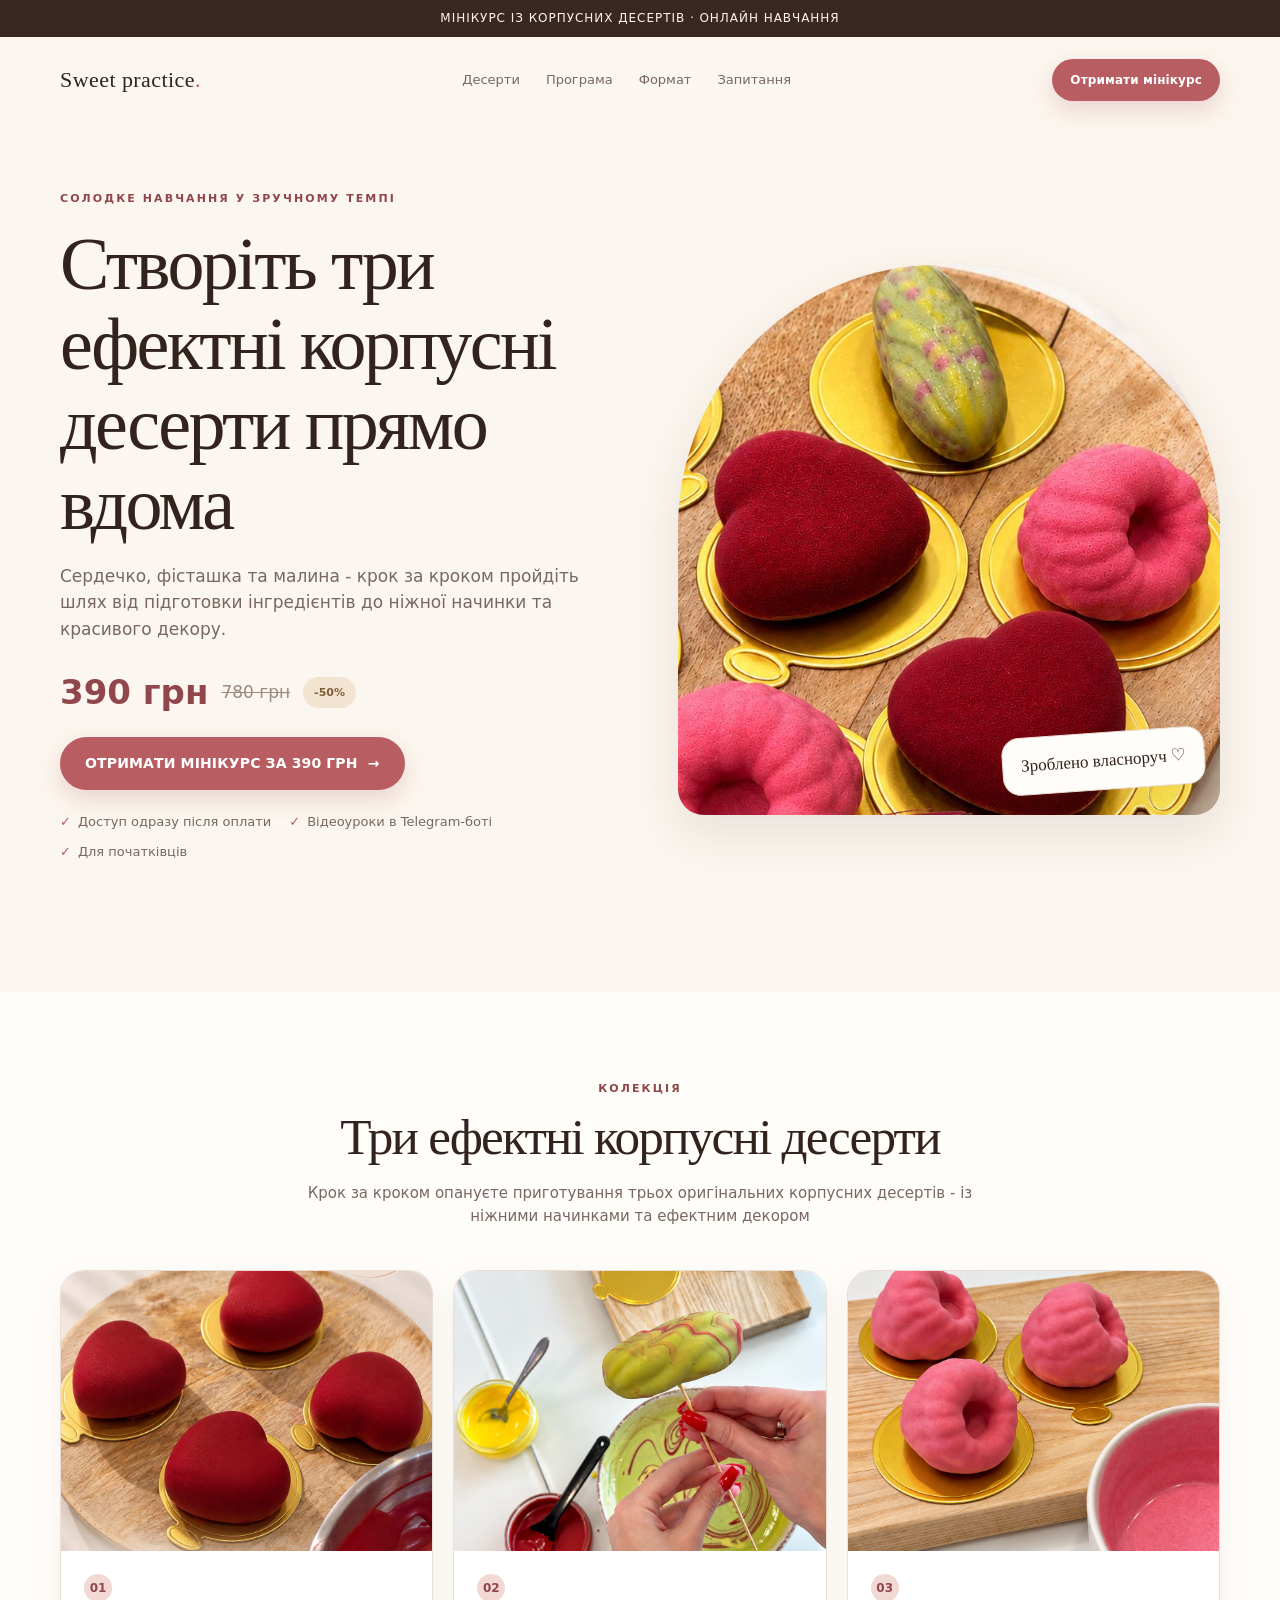
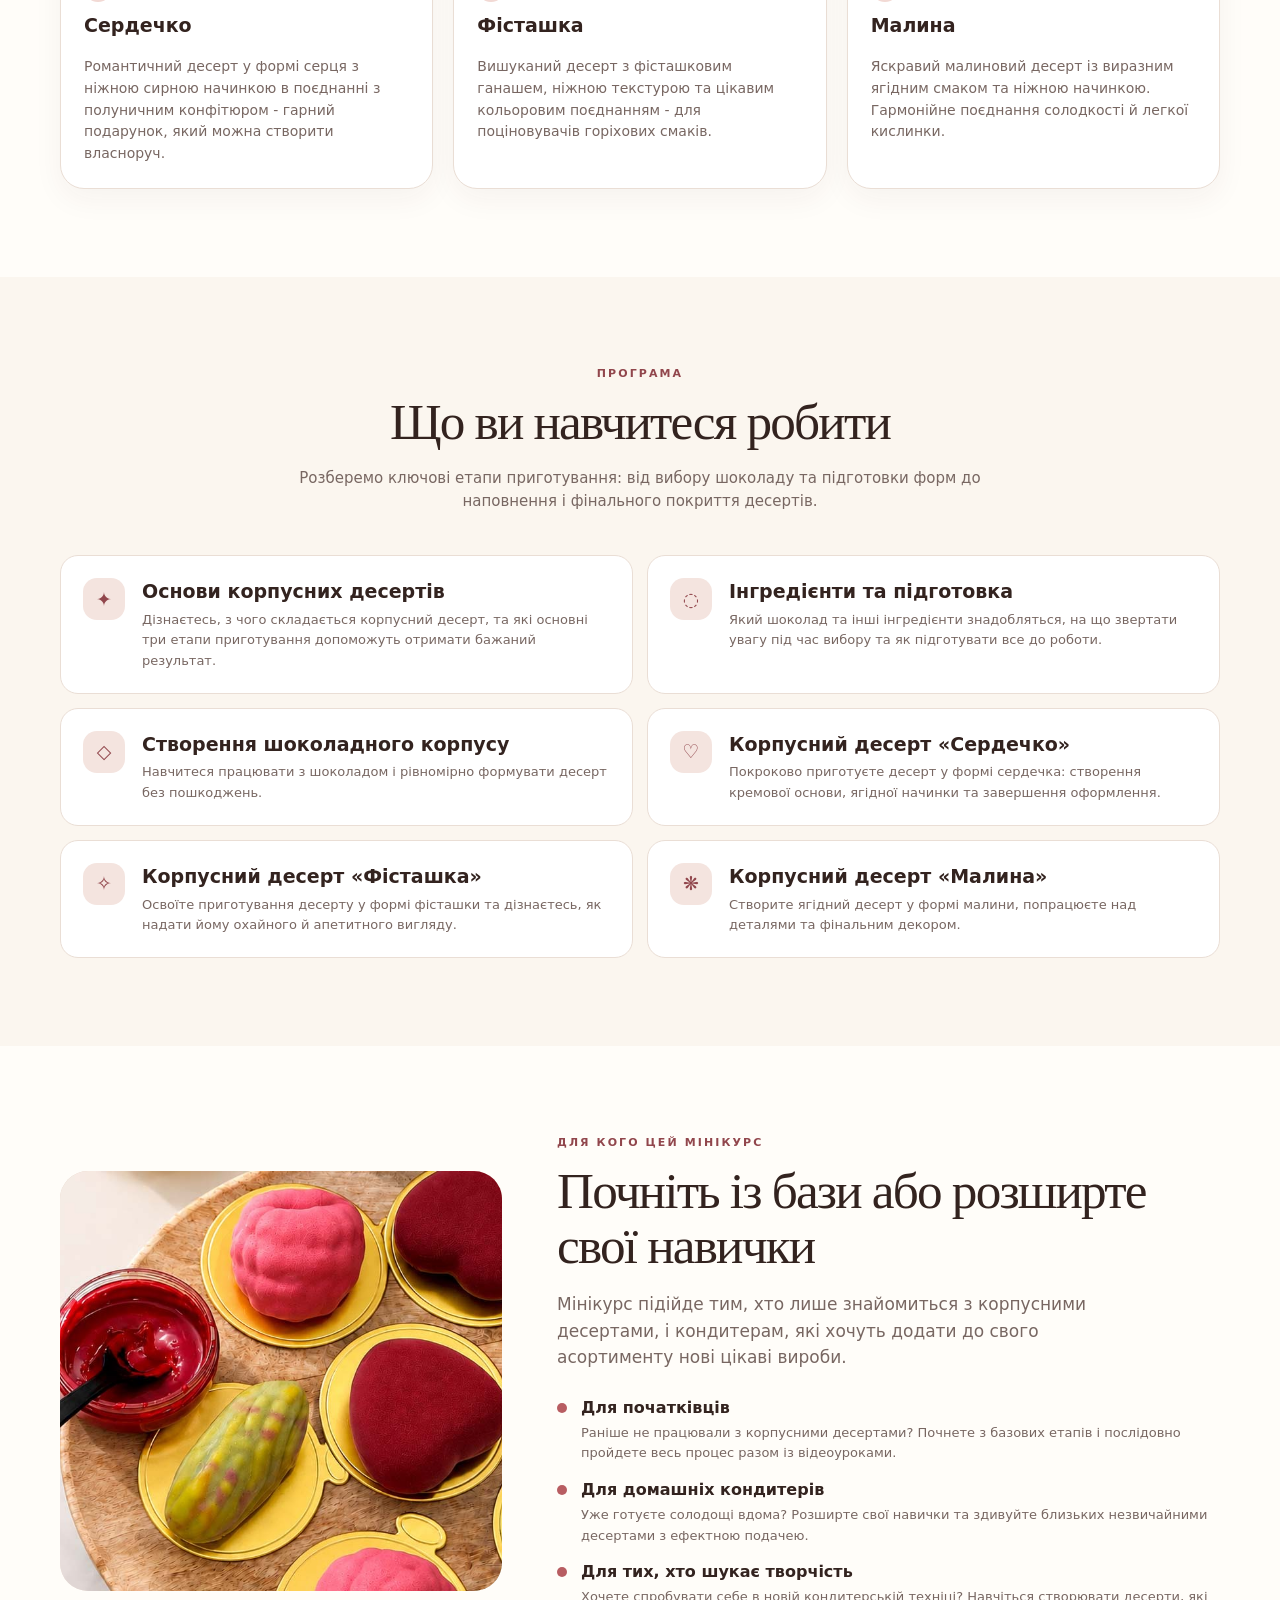
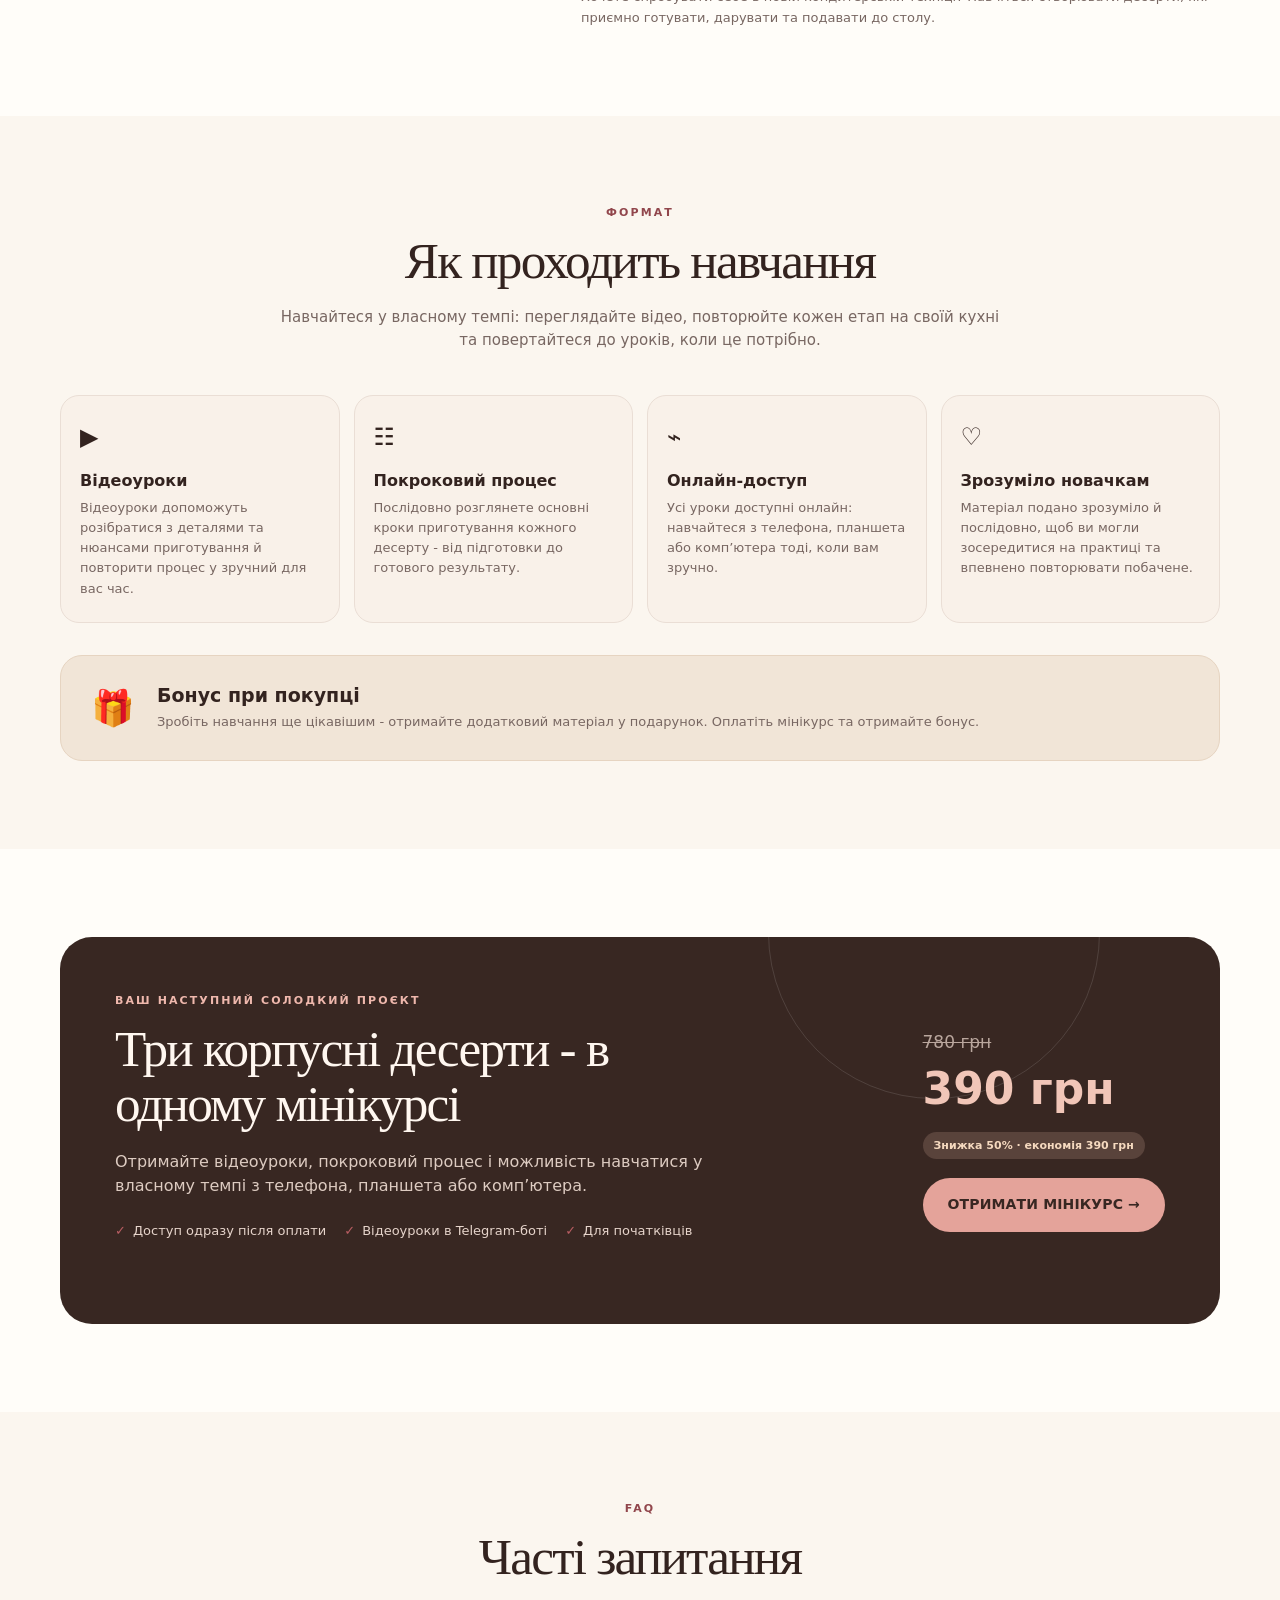
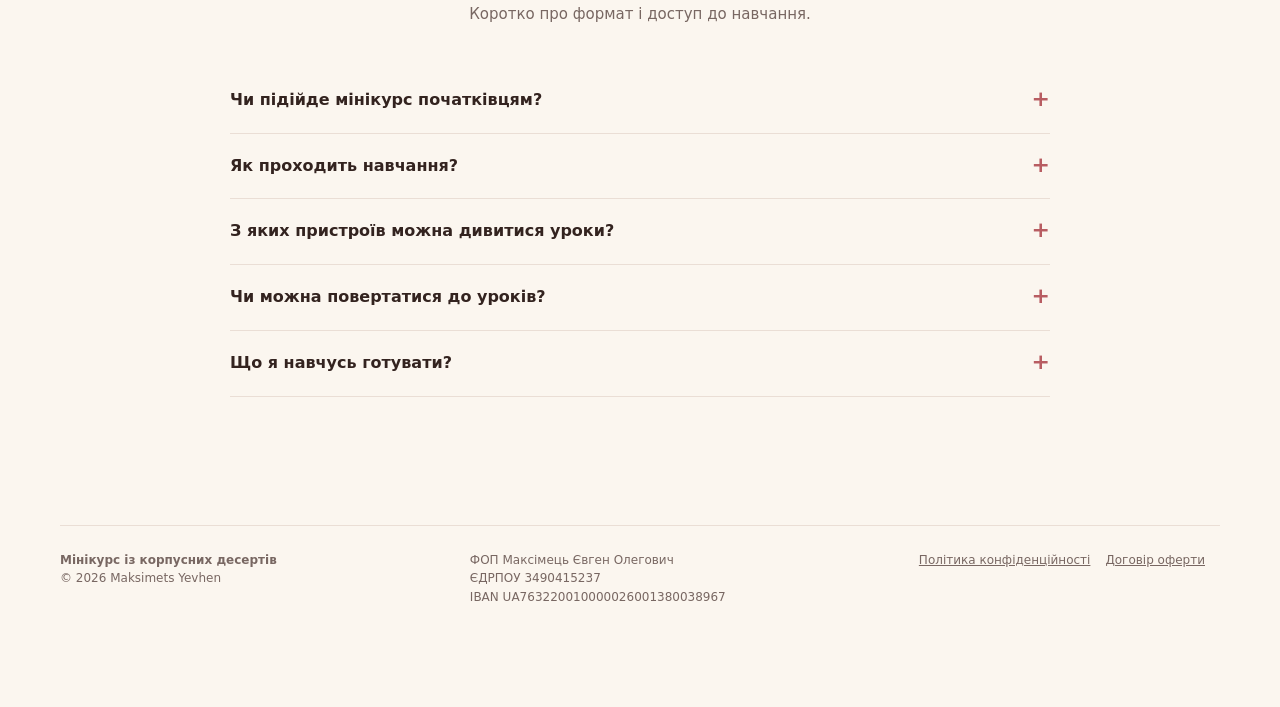
<file: index.html>
<!DOCTYPE html>
<html lang="uk">

    <head>
        <meta charset="UTF-8">
        <meta http-equiv="X-UA-Compatible" content="IE=edge">
        <meta name="viewport" content="width=device-width, initial-scale=1.0">
        <title>Мінікурс із корпусних десертів</title>

        <!-- TikTok Pixel Code Start -->
        <script>!function (w, d, t) {
                w.TiktokAnalyticsObject = t; var ttq = w[t] = w[t] || []; ttq.methods = ["page", "track", "identify", "instances", "debug", "on", "off", "once", "ready", "alias", "group", "enableCookie", "disableCookie", "holdConsent", "revokeConsent", "grantConsent"], ttq.setAndDefer = function (t, e) { t[e] = function () { t.push([e].concat(Array.prototype.slice.call(arguments, 0))) } }; for (var i = 0; i < ttq.methods.length; i++)ttq.setAndDefer(ttq, ttq.methods[i]); ttq.instance = function (t) {
                    for (
                        var e = ttq._i[t] || [], n = 0; n < ttq.methods.length; n++)ttq.setAndDefer(e, ttq.methods[n]); return e
                }, ttq.load = function (e, n) {
                    var r = "https://analytics.tiktok.com/i18n/pixel/events.js", o = n && n.partner; ttq._i = ttq._i || {}, ttq._i[e] = [], ttq._i[e]._u = r, ttq._t = ttq._t || {}, ttq._t[e] = +new Date, ttq._o = ttq._o || {}, ttq._o[e] = n || {}; n = document.createElement("script")
                        ; n.type = "text/javascript", n.async = !0, n.src = r + "?sdkid=" + e + "&lib=" + t; e = document.getElementsByTagName("script")[0]; e.parentNode.insertBefore(n, e)
                };


                ttq.load('DB7MDEJC77U2CDFHJIFG');
                ttq.page();
            }(window, document, 'ttq');</script>
        <!-- TikTok Pixel Code End -->
        <!-- Meta Pixel Code -->
        <script>!function (f, b, e, v, n, t, s) {
                if (f.fbq) return; n = f.fbq = function () {
                    n.callMethod ?
                    n.callMethod.apply(n, arguments) : n.queue.push(arguments)
                };
                if (!f._fbq) f._fbq = n; n.push = n; n.loaded = !0; n.version = '2.0';
                n.queue = []; t = b.createElement(e); t.async = !0;
                t.src = v; s = b.getElementsByTagName(e)[0];
                s.parentNode.insertBefore(t, s)
            }(window, document, 'script',
                'https://connect.facebook.net/en_US/fbevents.js');
            fbq('init', '1598478671738926');
            fbq('track', 'PageView');</script>
        <noscript>
            <img height="1" width="1" style="display:none"
                src="https://www.facebook.com/tr?id=1598478671738926&ev=PageView&noscript=1" />
        </noscript>
        <!-- End Meta Pixel Code -->
        <!--
        - favicon link
        -->
        <link rel="shortcut icon" href="./favicon.svg" type="image/svg+xml">

        <!--
        - custom css link
        -->
        <link rel="stylesheet" href="./assets/css/style.css">

        <!--
        - google font link
        -->
        <link rel="preconnect" href="https://fonts.googleapis.com">
        <link rel="preconnect" href="https://fonts.gstatic.com" crossorigin>
        <link href="https://fonts.googleapis.com/css2?family=Climate+Crisis:YEAR@2026&family=Google+Sans:ital,opsz,wght@0,17..18,400..700;1,17..18,400..700&family=Roboto:ital,wght@0,100..900;1,100..900&display=swap" rel="stylesheet">

    </head>

    <body>
        <!-- Замініть посилання на фото у src на власні фотографії десертів -->
        <div class="topline">МІНІКУРС ІЗ КОРПУСНИХ ДЕСЕРТІВ · ОНЛАЙН НАВЧАННЯ</div>
        <header>
            <div class="wrap nav">
                <div class="brand">Sweet practice<span style="color:var(--rose)">.</span></div>
                <nav class="navlinks">
                    <a href="#desserts">Десерти</a><a href="#program">Програма</a><a href="#format">Формат</a><a href="#faq">Запитання</a>
                </nav>
                <a class="btn small" href="https://secure.wayforpay.com/button/bde39298c6a4a">Отримати мінікурс</a>
            </div>
        </header>

        <main>
            <section class="hero">
                <div class="wrap hero-grid">
                    <div class="hero-copy">
                        <div class="eyebrow">Солодке навчання у зручному темпі</div>
                        <h1>Створіть три ефектні корпусні десерти прямо вдома</h1>
                        <p class="lead">Сердечко, фісташка та малина - крок за кроком пройдіть шлях від підготовки інгредієнтів до ніжної начинки та красивого декору.</p>
                        <div class="hero-price"><span class="price-now">390 грн</span><span class="price-old">780 грн</span><span class="discount">-50%</span></div>
                        <a class="btn" href="https://secure.wayforpay.com/button/bde39298c6a4a">ОТРИМАТИ МІНІКУРС ЗА 390 ГРН <span>→</span></a>
                        <div class="checks"><span>Доступ одразу після оплати</span><span>Відеоуроки в Telegram-боті</span><span>Для початківців</span></div>
                    </div>
                    <div class="hero-art">
                        <img src="assets/images/all_1.jpg" alt="Три готові корпусні десерти" onerror="this.style.display='none'">
                        <div class="float-note">Зроблено власноруч ♡</div>
                    </div>
                </div>
            </section>

            <section class="section white" id="desserts">
                <div class="wrap">
                    <div class="section-head">
                        <div class="eyebrow">Колекція</div>
                        <h2>Три ефектні корпусні десерти</h2>
                        <p>Крок за кроком опануєте приготування трьох оригінальних корпусних десертів - із ніжними начинками та ефектним декором</p>
                    </div>
                    <div class="dessert-grid">
                        <article class="dessert-card">
                            <div class="dessert-photo"><img src="assets/images/heart.jpg" alt="Корпусний десерт Сердечко" onerror="this.style.display='none'"></div>
                            <div class="dessert-body"><span class="number">01</span><h3>Сердечко</h3><p>Романтичний десерт у формі серця з ніжною сирною начинкою в поєднанні з полуничним конфітюром - гарний подарунок, який можна створити власноруч.</p></div>
                        </article>
                        <article class="dessert-card">
                            <div class="dessert-photo"><img src="assets/images/fist_photo.jpg" alt="Корпусний десерт Фісташка" onerror="this.style.display='none'"></div>
                            <div class="dessert-body"><span class="number">02</span><h3>Фісташка</h3><p>Вишуканий десерт з фісташковим ганашем, ніжною текстурою та цікавим кольоровим поєднанням - для поціновувачів горіхових смаків.</p></div>
                        </article>
                        <article class="dessert-card">
                            <div class="dessert-photo"><img src="assets/images/russbery_photo.jpg" alt="Корпусний десерт Малина" onerror="this.style.display='none'"></div>
                            <div class="dessert-body"><span class="number">03</span><h3>Малина</h3><p>Яскравий малиновий десерт із виразним ягідним смаком та ніжною начинкою. Гармонійне поєднання солодкості й легкої кислинки.</p></div>
                        </article>
                    </div>
                </div>
            </section>

            <section class="section" id="program">
                <div class="wrap">
                    <div class="section-head">
                        <div class="eyebrow">Програма</div>
                        <h2>Що ви навчитеся робити</h2>
                        <p>Розберемо ключові етапи приготування: від вибору шоколаду та підготовки форм до наповнення і фінального покриття десертів.</p>
                    </div>
                    <div class="program-grid">
                        <article class="program-item"><div class="program-icon">✦</div><div><h3>Основи корпусних десертів</h3><p>Дізнаєтесь, з чого складається корпусний десерт, та які основні три етапи приготування допоможуть отримати бажаний результат.</p></div></article>
                        <article class="program-item"><div class="program-icon">◌</div><div><h3>Інгредієнти та підготовка</h3><p>Який шоколад та інші інгредієнти знадобляться, на що звертати увагу під час вибору та як підготувати все до роботи.</p></div></article>
                        <article class="program-item"><div class="program-icon">◇</div><div><h3>Створення шоколадного корпусу</h3><p>Навчитеся працювати з шоколадом і рівномірно формувати десерт без пошкоджень.</p></div></article>
                        <article class="program-item"><div class="program-icon">♡</div><div><h3>Корпусний десерт «Сердечко»</h3><p>Покроково приготуєте десерт у формі сердечка: створення кремової основи, ягідної начинки та завершення оформлення.</p></div></article>
                        <article class="program-item"><div class="program-icon">✧</div><div><h3>Корпусний десерт «Фісташка»</h3><p>Освоїте приготування десерту у формі фісташки та дізнаєтесь, як надати йому охайного й апетитного вигляду.</p></div></article>
                        <article class="program-item"><div class="program-icon">❋</div><div><h3>Корпусний десерт «Малина»</h3><p>Створите ягідний десерт у формі малини, попрацюєте над деталями та фінальним декором.</p></div></article>
                    </div>
                </div>
            </section>

            <section class="section white">
                <div class="wrap audience">
                    <div class="audience-art"><img src="assets/images/all.jpg" alt="Процес приготування корпусних десертів" onerror="this.style.display='none'"></div>
                    <div>
                        <div class="eyebrow">Для кого цей мінікурс</div>
                        <h2>Почніть із бази або розширте свої навички</h2>
                        <p class="lead">Мінікурс підійде тим, хто лише знайомиться з корпусними десертами, і кондитерам, які хочуть додати до свого асортименту нові цікаві вироби.</p>
                        <div class="audience-list">
                            <div class="audience-row"><span class="dot"></span><div><b>Для початківців</b><p>Раніше не працювали з корпусними десертами? Почнете з базових етапів і послідовно пройдете весь процес разом із відеоуроками.</p></div></div>
                            <div class="audience-row"><span class="dot"></span><div><b>Для домашніх кондитерів</b><p>Уже готуєте солодощі вдома? Розширте свої навички та здивуйте близьких незвичайними десертами з ефектною подачею.</p></div></div>
                            <div class="audience-row"><span class="dot"></span><div><b>Для тих, хто шукає творчість</b><p>Хочете спробувати себе в новій кондитерській техніці? Навчіться створювати десерти, які приємно готувати, дарувати та подавати до столу.</p></div></div>
                        </div>
                    </div>
                </div>
            </section>

            <section class="section" id="format">
                <div class="wrap">
                    <div class="section-head">
                        <div class="eyebrow">Формат</div>
                        <h2>Як проходить навчання</h2>
                        <p>Навчайтеся у власному темпі: переглядайте відео, повторюйте кожен етап на своїй кухні та повертайтеся до уроків, коли це потрібно.</p>
                    </div>
                    <div class="format-grid">
                        <article class="format-card"><div class="symbol">▶</div><h3>Відеоуроки</h3><p>Відеоуроки допоможуть розібратися з деталями та нюансами приготування й повторити процес у зручний для вас час.</p></article>
                        <article class="format-card"><div class="symbol">☷</div><h3>Покроковий процес</h3><p>Послідовно розглянете основні кроки приготування кожного десерту - від підготовки до готового результату.</p></article>
                        <article class="format-card"><div class="symbol">⌁</div><h3>Онлайн-доступ</h3><p>Усі уроки доступні онлайн: навчайтеся з телефона, планшета або комп’ютера тоді, коли вам зручно.</p></article>
                        <article class="format-card"><div class="symbol">♡</div><h3>Зрозуміло новачкам</h3><p>Матеріал подано зрозуміло й послідовно, щоб ви могли зосередитися на практиці та впевнено повторювати побачене.</p></article>
                    </div>
                    <div class="bonus"><div class="gift">🎁</div><div><h3>Бонус при покупці</h3><p>Зробіть навчання ще цікавішим - отримайте додатковий матеріал у подарунок. Оплатіть мінікурс та отримайте бонус.</p></div></div>
                </div>
            </section>

            <section class="section white" id="buy">
                <div class="wrap">
                    <div class="offer">
                        <div>
                            <div class="eyebrow" style="color:#efb8ad">Ваш наступний солодкий проєкт</div>
                            <h2>Три корпусні десерти - в одному мінікурсі</h2>
                            <p>Отримайте відеоуроки, покроковий процес і можливість навчатися у власному темпі з телефона, планшета або комп’ютера.</p>
                            <div class="checks" style="color:#e6d4cb"><span>Доступ одразу після оплати</span><span>Відеоуроки в Telegram-боті</span><span>Для початківців</span></div>
                        </div>
                        <div class="offer-side">
                            <div class="price-old">780 грн</div>
                            <div class="price-now">390 грн</div>
                            <div style="margin:8px 0 22px"><span class="discount">Знижка 50% · економія 390 грн</span></div>
                            <a class="btn" href="https://secure.wayforpay.com/button/bde39298c6a4a">ОТРИМАТИ МІНІКУРС →</a>
                        </div>
                    </div>
                </div>
            </section>

            <section class="section" id="faq">
                <div class="wrap">
                    <div class="section-head"><div class="eyebrow">FAQ</div><h2>Часті запитання</h2><p>Коротко про формат і доступ до навчання.</p></div>
                    <div class="faq">
                        <details><summary>Чи підійде мінікурс початківцям?</summary><p>Так. Мінікурс підійде тим, хто лише знайомиться з корпусними десертами. Матеріал подано послідовно - від базових етапів до готових десертів.</p></details>
                        <details><summary>Як проходить навчання?</summary><p>Ви отримуєте відеоуроки в Telegram-боті та можете переглядати їх у зручний для себе час.</p></details>
                        <details><summary>З яких пристроїв можна дивитися уроки?</summary><p>Усі уроки доступні онлайн: навчайтеся з телефона, планшета або комп’ютера.</p></details>
                        <details><summary>Чи можна повертатися до уроків?</summary><p>Так, ви можете повертатися до матеріалів і повторювати потрібні етапи під час приготування.</p></details>
                        <details><summary>Що я навчусь готувати?</summary><p>Три корпусні десерти: сердечко з сирною начинкою та полуничним конфітюром, фісташку з фісташковим ганашем і малину з ягідною начинкою.</p></details>
                    </div>
                </div>
            </section>
        </main>

        <footer>
            <div class="wrap footer-inner">
                <div><strong>Мінікурс із корпусних десертів</strong><br>© 2026 Maksimets Yevhen</div>
                <div>ФОП Максімець Євген Олегович<br>ЄДРПОУ 3490415237<br>IBAN UA763220010000026001380038967</div>
                <div><a href="politic.html">Політика конфіденційності</a><a href="info.html">Договір оферти</a></div>
            </div>
        </footer>

        <div class="mobile-buy">
            <div><small>Мінікурс · 3 десерти</small><strong>390 грн</strong></div>
            <a class="btn" href="https://secure.wayforpay.com/button/bde39298c6a4a">Придбати курс</a>
        </div>
        <script src="assets/js/payment-tracking.js"></script>
    </body>
</html>
</file>
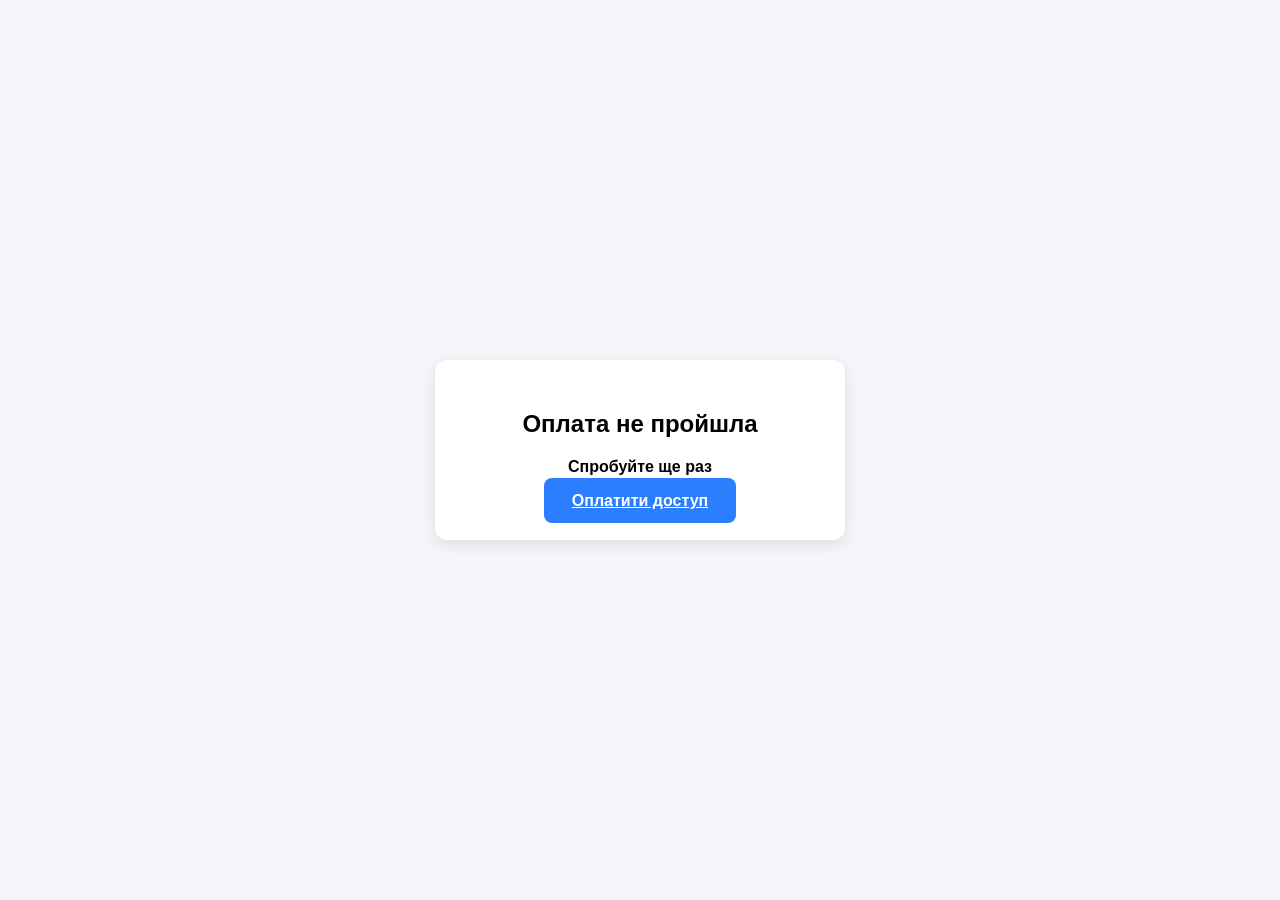
<file: decline.html>
<!DOCTYPE html>
<html lang="ru">
<head>
    <meta charset="UTF-8">
    <meta http-equiv="X-UA-Compatible" content="IE=edge">
    <meta name="viewport" content="width=device-width, initial-scale=1.0">
    <title>Оплата не пройшла</title>
    <link rel="shortcut icon" href="./favicon.svg" type="image/svg+xml">

    <style>
        body { font-family: Arial, sans-serif; display: flex; justify-content: center; align-items: center; height: 100vh; background-color: #f4f6f9; margin: 0; }
        .pay-card { background: white; padding: 30px; border-radius: 12px; box-shadow: 0 4px 15px rgba(0,0,0,0.1); text-align: center; max-width: 350px; width: 100%; }
        .pay-btn { background-color: #2b7fff; color: white; border: none; padding: 14px 28px; font-size: 16px; font-weight: bold; border-radius: 8px; cursor: pointer; width: 100%; }
        .pay-btn:hover { background-color: #1a65d6; }
    </style>
</head>
<body>

<div class="pay-card">
    <h2>Оплата не пройшла</h2>
    <p><b>Спробуйте ще раз</b></p>
    <!-- <button class="pay-btn" onclick="pay();">Оплатити доступ</button> -->
    <a class="pay-btn" href="https://secure.wayforpay.com/button/bde39298c6a4a">Оплатити доступ</a>

</div>

<!-- <script type="text/javascript">
    function pay() {
    }
</script> -->

</body>
</html>
</file>
<file: assets/css/style.css>
:root {
    --ink: #33231f;
    --muted: #786762;
    --cream: #fbf6ef;
    --paper: #fffdf9;
    --rose: #b85d62;
    --rose-dark: #91464c;
    --pink: #f2d9d4;
    --sage: #dce5d8;
    --line: #eaded5;
    --gold: #b58a55;
    --shadow: 0 18px 50px rgba(76,43,34,.10);
    --radius: 24px;
    --max: 1160px;
}

* {
    box-sizing: border-box
}

html {
    scroll-behavior: smooth
}

body {
    margin: 0;
    background: var(--cream);
    color: var(--ink);
    font-family: Inter,ui-sans-serif,system-ui,-apple-system,"Segoe UI",sans-serif;
    line-height: 1.55
}

a {
    color: inherit
}

img {
    max-width: 100%;
    display: block
}

.wrap {
    width: min(var(--max),calc(100% - 40px));
    margin: auto
}

.topline {
    background: #392722;
    color: #fff4eb;
    text-align: center;
    padding: 9px 16px;
    font-size: 12px;
    letter-spacing: .08em
}

header {
    padding: 22px 0
}

.nav {
    display: flex;
    justify-content: space-between;
    align-items: center;
    gap: 20px
}

.brand {
    font-family: Georgia,serif;
    font-size: 22px;
    letter-spacing: .02em
}

.navlinks {
    display: flex;
    gap: 26px;
    font-size: 13px;
    color: var(--muted)
}

    .navlinks a {
        text-decoration: none
    }

        .navlinks a:hover {
            color: var(--rose)
        }

.btn {
    display: inline-flex;
    justify-content: center;
    align-items: center;
    gap: 10px;
    background: var(--rose);
    color: white;
    text-decoration: none;
    border: 0;
    border-radius: 999px;
    padding: 16px 25px;
    font-weight: 750;
    font-size: 14px;
    letter-spacing: .01em;
    box-shadow: 0 9px 22px rgba(184,93,98,.22);
    transition: .2s
}

    .btn:hover {
        background: var(--rose-dark);
        transform: translateY(-2px)
    }

    .btn.small {
        padding: 12px 18px;
        font-size: 12px
    }

.eyebrow {
    font-size: 11px;
    text-transform: uppercase;
    letter-spacing: .19em;
    color: var(--rose-dark);
    font-weight: 800
}

h1, h2, h3, p {
    margin-top: 0
}

h1, h2 {
    font-family: Georgia,"Times New Roman",serif;
    font-weight: 500;
    line-height: 1.08;
    letter-spacing: -.035em
}

h1 {
    font-size: clamp(42px,6vw,74px);
    max-width: 650px;
    margin: 18px 0
}

h2 {
    font-size: clamp(34px,4vw,52px);
    margin: 12px 0 18px
}

h3 {
    font-size: 19px;
    line-height: 1.2
}

.lead {
    font-size: 17px;
    color: var(--muted);
    max-width: 540px
}

.hero {
    padding: 42px 0 76px;
    position: relative
}

.hero-grid {
    display: grid;
    grid-template-columns: 1.02fr .98fr;
    gap: 54px;
    align-items: center
}

.hero-copy {
    padding: 25px 0
}

.hero-price {
    display: flex;
    align-items: center;
    gap: 13px;
    margin: 24px 0 18px
}

.price-now {
    font-size: 34px;
    font-weight: 850;
    color: var(--rose-dark)
}

.price-old {
    color: #9b8b83;
    text-decoration: line-through;
    font-size: 17px
}

.discount {
    font-size: 11px;
    font-weight: 800;
    background: #f3e4d2;
    color: #805c35;
    border-radius: 99px;
    padding: 7px 11px
}

.checks {
    display: flex;
    flex-wrap: wrap;
    gap: 10px 18px;
    margin: 22px 0 28px;
    color: var(--muted);
    font-size: 13px
}

    .checks span:before {
        content: "✓";
        color: var(--rose);
        font-weight: 900;
        margin-right: 7px
    }

.hero-art {
    position: relative;
    min-height: 550px;
    border-radius: 48% 48% 26px 26px;
    background: linear-gradient(145deg,#ead0c6,#f7e9db 52%,#d9c5ae);
    overflow: hidden;
    box-shadow: var(--shadow)
}

    .hero-art:before {
        content: "";
        position: absolute;
        width: 390px;
        height: 390px;
        border-radius: 50%;
        background: rgba(255,255,255,.32);
        top: 55px;
        left: 50%;
        transform: translateX(-50%)
    }

    .hero-art img {
        width: 100%;
        height: 100%;
        position: absolute;
        inset: 0;
        object-fit: cover
    }

.photo-note {
    position: absolute;
    left: 20px;
    right: 20px;
    bottom: 18px;
    background: rgba(255,253,249,.88);
    backdrop-filter: blur(10px);
    padding: 12px 15px;
    border-radius: 15px;
    font-size: 11px;
    color: var(--muted);
    text-align: center
}

.float-note {
    position: absolute;
    bottom: 25px;
    right: 15px;
    background: var(--paper);
    border: 1px solid var(--line);
    border-radius: 18px;
    padding: 15px 18px;
    box-shadow: var(--shadow);
    font-family: Georgia,serif;
    font-size: 17px;
    transform: rotate(-4deg)
}

.section {
    padding: 88px 0
}

    .section.white {
        background: var(--paper)
    }

.section-head {
    text-align: center;
    max-width: 720px;
    margin: 0 auto 42px
}

    .section-head p {
        color: var(--muted);
        font-size: 15px
    }

.dessert-grid {
    display: grid;
    grid-template-columns: repeat(3,1fr);
    gap: 20px
}

.dessert-card {
    background: white;
    border: 1px solid var(--line);
    border-radius: var(--radius);
    overflow: hidden;
    box-shadow: 0 10px 30px rgba(76,43,34,.05)
}

.dessert-photo {
    height: 280px;
    background: linear-gradient(145deg,#eac6c0,#f8e8de);
    position: relative;
    overflow: hidden
}

    .dessert-photo img {
        width: 100%;
        height: 100%;
        object-fit: cover
    }

    .dessert-photo .placeholder {
        position: absolute;
        inset: 0;
        display: grid;
        place-items: center;
        text-align: center;
        padding: 25px;
        color: #805e55;
        font-family: Georgia,serif;
        font-size: 19px
    }

.dessert-body {
    padding: 23px
}

    .dessert-body p {
        font-size: 14px;
        color: var(--muted);
        margin-bottom: 0
    }

.number {
    display: inline-grid;
    place-items: center;
    width: 28px;
    height: 28px;
    border-radius: 50%;
    background: var(--pink);
    color: var(--rose-dark);
    font-size: 12px;
    font-weight: 800;
    margin-bottom: 12px
}

.program-grid {
    display: grid;
    grid-template-columns: repeat(2,1fr);
    gap: 14px
}

.program-item {
    display: flex;
    gap: 17px;
    background: white;
    border: 1px solid var(--line);
    border-radius: 18px;
    padding: 22px
}

.program-icon {
    flex: 0 0 42px;
    width: 42px;
    height: 42px;
    border-radius: 14px;
    background: #f4e4df;
    display: grid;
    place-items: center;
    color: var(--rose-dark);
    font-size: 19px
}

.program-item h3 {
    margin: 2px 0 7px
}

.program-item p {
    margin: 0;
    color: var(--muted);
    font-size: 13px
}

.audience {
    display: grid;
    grid-template-columns: .8fr 1.2fr;
    gap: 55px;
    align-items: center
}

.audience-art {
    min-height: 420px;
    border-radius: 28px;
    background: linear-gradient(145deg,#e5d2c4,#f2e4d8 55%,#d9e0d1);
    position: relative;
    overflow: hidden
}

    .audience-art img {
        width: 100%;
        height: 100%;
        position: absolute;
        inset: 0;
        object-fit: cover
    }

.audience-list {
    display: grid;
    gap: 14px;
    margin-top: 25px
}

.audience-row {
    display: flex;
    gap: 14px;
    align-items: flex-start
}

    .audience-row b {
        display: block;
        margin-bottom: 3px
    }

    .audience-row p {
        font-size: 13px;
        color: var(--muted);
        margin: 0
    }

.dot {
    width: 10px;
    height: 10px;
    background: var(--rose);
    border-radius: 50%;
    margin-top: 7px;
    flex: 0 0 10px
}

.format-grid {
    display: grid;
    grid-template-columns: repeat(4,1fr);
    gap: 14px
}

.format-card {
    padding: 23px 19px;
    border-radius: 19px;
    background: #f9f1e9;
    border: 1px solid var(--line)
}

    .format-card .symbol {
        font-size: 24px;
        margin-bottom: 15px
    }

    .format-card h3 {
        font-size: 16px;
        margin-bottom: 8px
    }

    .format-card p {
        font-size: 13px;
        color: var(--muted);
        margin: 0
    }

.bonus {
    display: flex;
    align-items: center;
    gap: 22px;
    padding: 25px 30px;
    background: #f1e5d7;
    border: 1px solid #e6d4c1;
    border-radius: 22px;
    margin-top: 32px
}

.gift {
    font-size: 35px
}

.bonus h3 {
    margin: 0 0 5px
}

.bonus p {
    font-size: 13px;
    color: var(--muted);
    margin: 0
}

.offer {
    background: #382722;
    color: #fff7f0;
    border-radius: 32px;
    padding: 55px;
    display: grid;
    grid-template-columns: 1fr auto;
    gap: 30px;
    align-items: center;
    position: relative;
    overflow: hidden
}

    .offer:after {
        content: "";
        position: absolute;
        width: 330px;
        height: 330px;
        border: 1px solid rgba(255,255,255,.12);
        border-radius: 50%;
        right: 120px;
        top: -170px
    }

    .offer h2 {
        color: #fff7f0;
        max-width: 620px
    }

    .offer p {
        color: #ddcbc1;
        max-width: 590px
    }

    .offer .price-now {
        color: #f1c6b8;
        font-size: 44px
    }

    .offer .price-old {
        color: #b9a69d
    }

    .offer .discount {
        background: #59433b;
        color: #f5d9bf
    }

    .offer .btn {
        background: #e4a39a;
        color: #382722;
        box-shadow: none
    }

        .offer .btn:hover {
            background: #f1bbb2
        }

.offer-side {
    position: relative;
    z-index: 1;
    min-width: 220px
}

.faq {
    max-width: 820px;
    margin: auto
}

details {
    border-bottom: 1px solid var(--line);
    padding: 20px 0
}

summary {
    cursor: pointer;
    font-weight: 750;
    list-style: none;
    display: flex;
    justify-content: space-between;
    gap: 20px
}

    summary:after {
        content: "+";
        font-size: 22px;
        color: var(--rose);
        line-height: 1
    }

details[open] summary:after {
    content: "−"
}

details p {
    color: var(--muted);
    font-size: 14px;
    margin: 13px 30px 0 0
}

footer {
    padding: 40px 0 100px;
    color: var(--muted);
    font-size: 12px
}

.footer-inner {
    display: flex;
    justify-content: space-between;
    gap: 25px;
    flex-wrap: wrap;
    border-top: 1px solid var(--line);
    padding-top: 25px
}

footer a {
    margin-right: 15px
}

.mobile-buy {
    display: none
}

@media(max-width:850px) {
    .navlinks {
        display: none
    }

    .hero-grid, .audience {
        grid-template-columns: 1fr;
        gap: 28px
    }

    .hero {
        padding: 20px 0 55px
    }

    .hero-art {
        min-height: 440px;
        max-width: 620px;
        width: 100%;
        margin: auto
    }

    .dessert-photo {
        height: 220px
    }

    .format-grid {
        grid-template-columns: repeat(2,1fr)
    }

    .offer {
        padding: 38px;
        grid-template-columns: 1fr
    }

    .offer-side {
        min-width: 0
    }

    .audience-art {
        min-height: 330px
    }
}

@media(max-width:600px) {
    .wrap {
        width: min(100% - 28px,var(--max))
    }

    header {
        padding: 15px 0
    }

    .brand {
        font-size: 19px
    }

    .nav .btn {
        display: none
    }

    h1 {
        font-size: 43px
    }

    .lead {
        font-size: 15px
    }

    .hero-art {
        min-height: 360px;
        border-radius: 42% 42% 22px 22px
    }

    .float-note {
    right: 15px;
    bottom: 25px;
    bottom: 25px;
    font-size: 13px;
    padding: 12px 15px;
    transform: rotate(-3deg);
    }

    .section {
        padding: 62px 0
    }

    .section-head {
        margin-bottom: 28px
    }

    .dessert-grid {
        grid-template-columns: 1fr;
        gap: 15px
    }

    .dessert-photo {
        height: 270px
    }

    .program-grid {
        grid-template-columns: 1fr
    }

    .format-grid {
        grid-template-columns: 1fr 1fr;
        gap: 10px
    }

    .format-card {
        padding: 17px 14px
    }

    .bonus {
        padding: 19px;
        align-items: flex-start
    }

    .offer {
        padding: 29px 22px;
        border-radius: 24px
    }

        .offer .price-now {
            font-size: 38px
        }

    footer {
        padding-bottom: 105px
    }

    .mobile-buy {
        display: flex;
        position: fixed;
        z-index: 20;
        bottom: 0;
        left: 0;
        right: 0;
        background: rgba(255,253,249,.96);
        backdrop-filter: blur(12px);
        padding: 10px 14px calc(10px + env(safe-area-inset-bottom));
        border-top: 1px solid var(--line);
        align-items: center;
        justify-content: space-between;
        gap: 12px
    }

        .mobile-buy strong {
            font-size: 17px;
            color: var(--rose-dark)
        }

        .mobile-buy small {
            display: block;
            font-size: 10px;
            color: var(--muted)
        }

        .mobile-buy .btn {
            padding: 13px 17px;
            font-size: 12px;
            white-space: nowrap
        }
}
</file>
